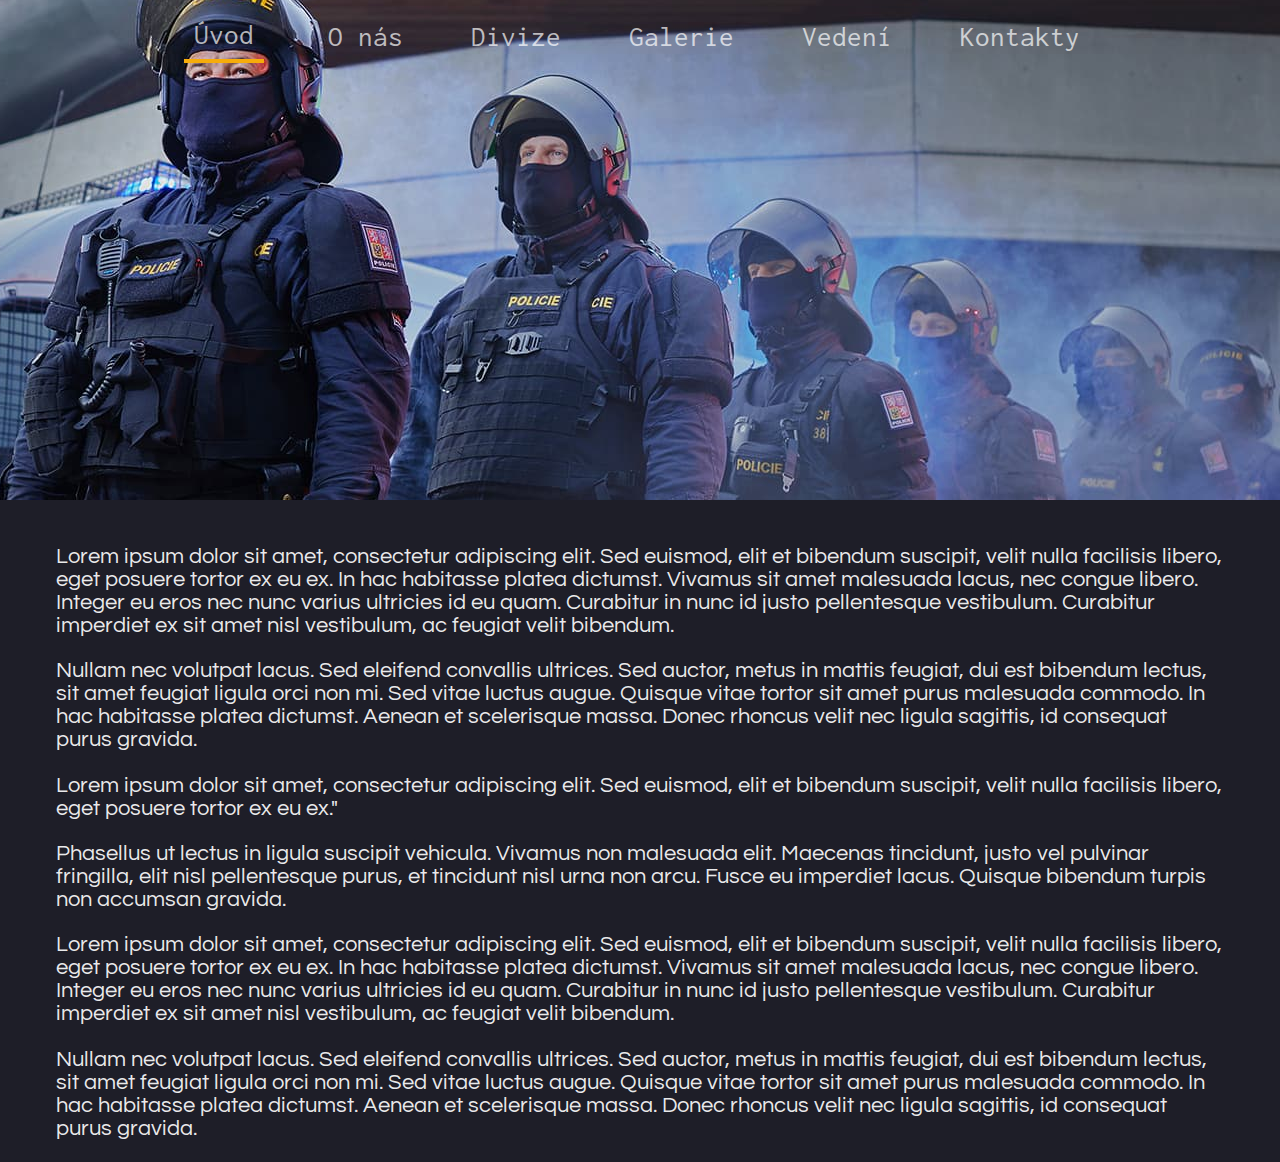
<file: index.html>
<!DOCTYPE html>
<html lang="en">
<head>
    <meta charset="UTF-8">
    <meta name="viewport" content="width=device-width, initial-scale=1.0">
    <link rel="stylesheet" href="https://cdnjs.cloudflare.com/ajax/libs/font-awesome/4.7.0/css/font-awesome.min.css">
    <link rel="stylesheet" href="../styles/main.css">
    <!-- Ikona stránky -->
    <link rel="icon" type="image/x-icon" href="../images/ikonaWebu.png">   
    <title>Úvod</title>
</head>
<body>
    <div class="parallax">
        <div class="topnav">
            <a href="index.html" class="active">Úvod</a>

            <div id="myLinks">
            <a href="../sites/onas.html">O nás</a>
            <a href="#contact" >Divize</a>
            <a href="#about">Galerie</a>
            <a href="../sites/vedení.html">Vedení</a>
            <a href="#about">Kontakty</a>
            </div>

            <div class="hamburger">
                <a href="javascript:void(0);" class="icon" onclick="myFunction()">
                    <i class="fa fa-bars"></i>
                </a>
            </div>
        </div>
    </div>

    <section>
        <article>
            <p>Lorem ipsum dolor sit amet, consectetur adipiscing elit. Sed euismod, elit et bibendum suscipit, velit nulla facilisis libero, eget posuere tortor ex eu ex. In hac habitasse platea dictumst. Vivamus sit amet malesuada lacus, nec congue libero. Integer eu eros nec nunc varius ultricies id eu quam. Curabitur in nunc id justo pellentesque vestibulum. Curabitur imperdiet ex sit amet nisl vestibulum, ac feugiat velit bibendum.</p>
            <p>Nullam nec volutpat lacus. Sed eleifend convallis ultrices. Sed auctor, metus in mattis feugiat, dui est bibendum lectus, sit amet feugiat ligula orci non mi. Sed vitae luctus augue. Quisque vitae tortor sit amet purus malesuada commodo. In hac habitasse platea dictumst. Aenean et scelerisque massa. Donec rhoncus velit nec ligula sagittis, id consequat purus gravida.</p>
        </article>
        <article>
            <p>Lorem ipsum dolor sit amet, consectetur adipiscing elit. Sed euismod, elit et bibendum suscipit, velit nulla facilisis libero, eget posuere tortor ex eu ex."</p>
            <p>Phasellus ut lectus in ligula suscipit vehicula. Vivamus non malesuada elit. Maecenas tincidunt, justo vel pulvinar fringilla, elit nisl pellentesque purus, et tincidunt nisl urna non arcu. Fusce eu imperdiet lacus. Quisque bibendum turpis non accumsan gravida.</p>
        </article>
        <article>
            <p>Lorem ipsum dolor sit amet, consectetur adipiscing elit. Sed euismod, elit et bibendum suscipit, velit nulla facilisis libero, eget posuere tortor ex eu ex. In hac habitasse platea dictumst. Vivamus sit amet malesuada lacus, nec congue libero. Integer eu eros nec nunc varius ultricies id eu quam. Curabitur in nunc id justo pellentesque vestibulum. Curabitur imperdiet ex sit amet nisl vestibulum, ac feugiat velit bibendum.</p>
            <p>Nullam nec volutpat lacus. Sed eleifend convallis ultrices. Sed auctor, metus in mattis feugiat, dui est bibendum lectus, sit amet feugiat ligula orci non mi. Sed vitae luctus augue. Quisque vitae tortor sit amet purus malesuada commodo. In hac habitasse platea dictumst. Aenean et scelerisque massa. Donec rhoncus velit nec ligula sagittis, id consequat purus gravida.</p>
        </article>
    </section>
</body>
</html>

<!-- Script, který umožňuje funkčnost na telefonu -->
<script>
    function myFunction() {
      var x = document.getElementById("myLinks");
      if (x.style.display === "block") {
        x.style.display = "none";
      } else {
        x.style.display = "block";
      }
    }
    </script>
</file>
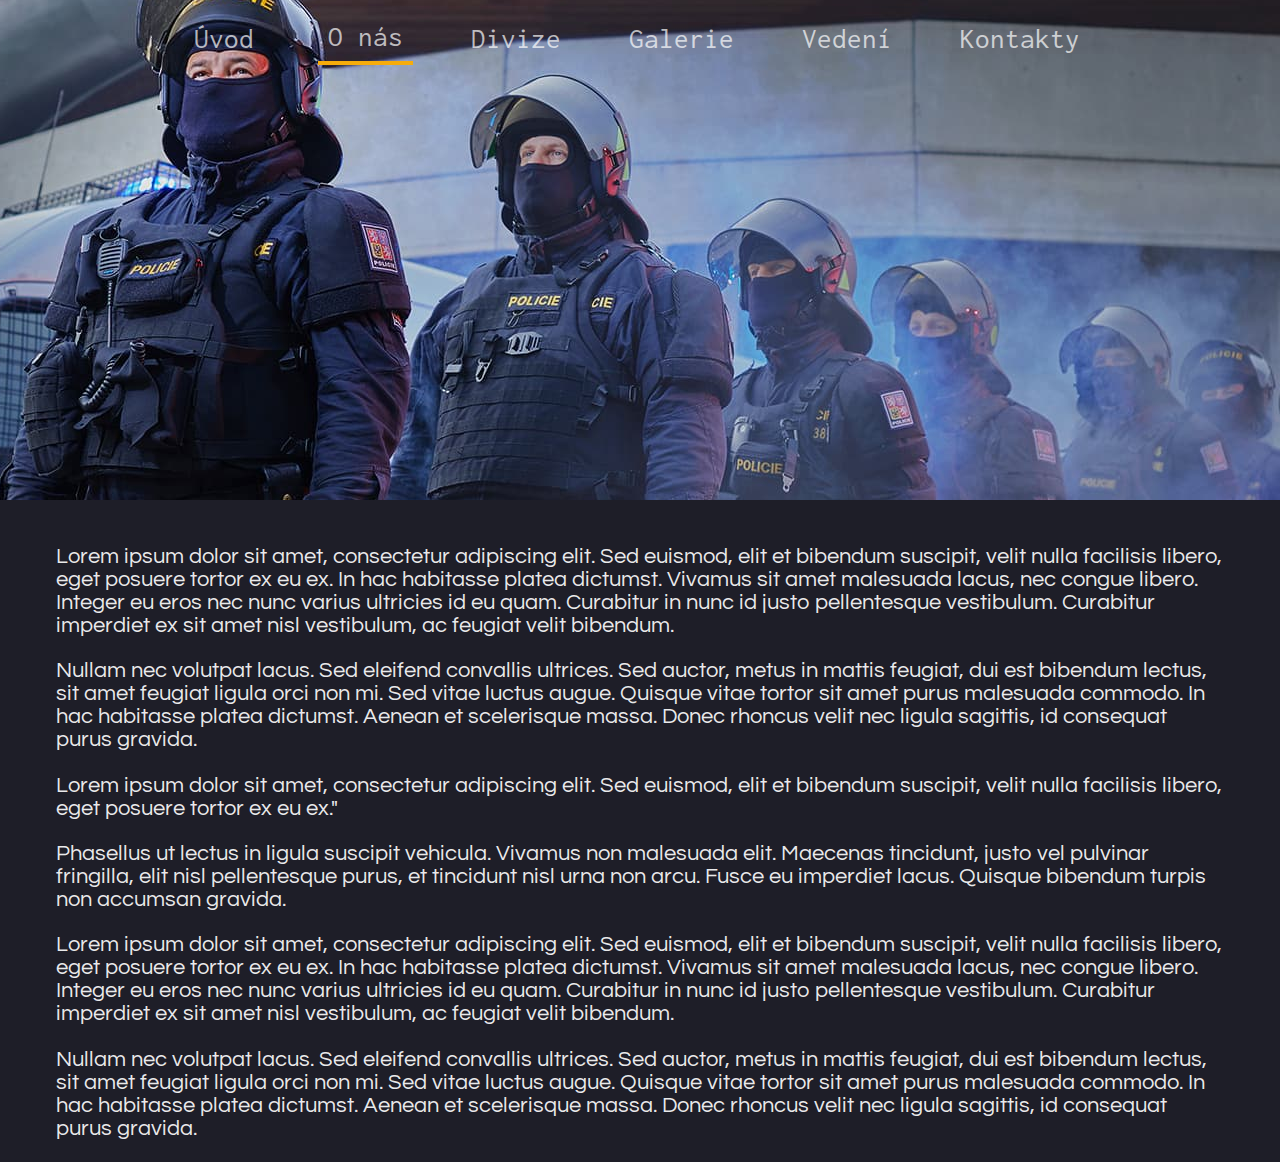
<file: sites/onas.html>
<!DOCTYPE html>
<html lang="en">
<head>
    <meta charset="UTF-8">
    <meta name="viewport" content="width=device-width, initial-scale=1.0">
    <link rel="stylesheet" href="https://cdnjs.cloudflare.com/ajax/libs/font-awesome/4.7.0/css/font-awesome.min.css">
    <link rel="stylesheet" href="../styles/main.css">
    <!-- Ikona stránky -->
    <link rel="icon" type="image/x-icon" href="../images/ikonaWebu.png">   
    <title>O nás</title>
</head>
<body>
    <div class="parallax">
        <div class="topnav">
            <a href="../index.html">Úvod</a>

            <div id="myLinks">
            <a href="onas.html" class="active">O nás</a>
            <a href="#contact" >Divize</a>
            <a href="#about">Galerie</a>
            <a href="vedení.html">Vedení</a>
            <a href="#about">Kontakty</a>
            </div>

            <div class="hamburger">
                <a href="javascript:void(0);" class="icon" onclick="myFunction()">
                    <i class="fa fa-bars"></i>
                </a>
            </div>
        </div>
    </div>

    <section>
        <article>
            <p>Lorem ipsum dolor sit amet, consectetur adipiscing elit. Sed euismod, elit et bibendum suscipit, velit nulla facilisis libero, eget posuere tortor ex eu ex. In hac habitasse platea dictumst. Vivamus sit amet malesuada lacus, nec congue libero. Integer eu eros nec nunc varius ultricies id eu quam. Curabitur in nunc id justo pellentesque vestibulum. Curabitur imperdiet ex sit amet nisl vestibulum, ac feugiat velit bibendum.</p>
            <p>Nullam nec volutpat lacus. Sed eleifend convallis ultrices. Sed auctor, metus in mattis feugiat, dui est bibendum lectus, sit amet feugiat ligula orci non mi. Sed vitae luctus augue. Quisque vitae tortor sit amet purus malesuada commodo. In hac habitasse platea dictumst. Aenean et scelerisque massa. Donec rhoncus velit nec ligula sagittis, id consequat purus gravida.</p>
        </article>
        <article>
            <p>Lorem ipsum dolor sit amet, consectetur adipiscing elit. Sed euismod, elit et bibendum suscipit, velit nulla facilisis libero, eget posuere tortor ex eu ex."</p>
            <p>Phasellus ut lectus in ligula suscipit vehicula. Vivamus non malesuada elit. Maecenas tincidunt, justo vel pulvinar fringilla, elit nisl pellentesque purus, et tincidunt nisl urna non arcu. Fusce eu imperdiet lacus. Quisque bibendum turpis non accumsan gravida.</p>
        </article>
        <article>
            <p>Lorem ipsum dolor sit amet, consectetur adipiscing elit. Sed euismod, elit et bibendum suscipit, velit nulla facilisis libero, eget posuere tortor ex eu ex. In hac habitasse platea dictumst. Vivamus sit amet malesuada lacus, nec congue libero. Integer eu eros nec nunc varius ultricies id eu quam. Curabitur in nunc id justo pellentesque vestibulum. Curabitur imperdiet ex sit amet nisl vestibulum, ac feugiat velit bibendum.</p>
            <p>Nullam nec volutpat lacus. Sed eleifend convallis ultrices. Sed auctor, metus in mattis feugiat, dui est bibendum lectus, sit amet feugiat ligula orci non mi. Sed vitae luctus augue. Quisque vitae tortor sit amet purus malesuada commodo. In hac habitasse platea dictumst. Aenean et scelerisque massa. Donec rhoncus velit nec ligula sagittis, id consequat purus gravida.</p>
        </article>
    </section>
</body>
</html>

<!-- Script, který umožňuje funkčnost na telefonu -->
<script>
    function myFunction() {
      var x = document.getElementById("myLinks");
      if (x.style.display === "block") {
        x.style.display = "none";
      } else {
        x.style.display = "block";
      }
    }
    </script>
</file>
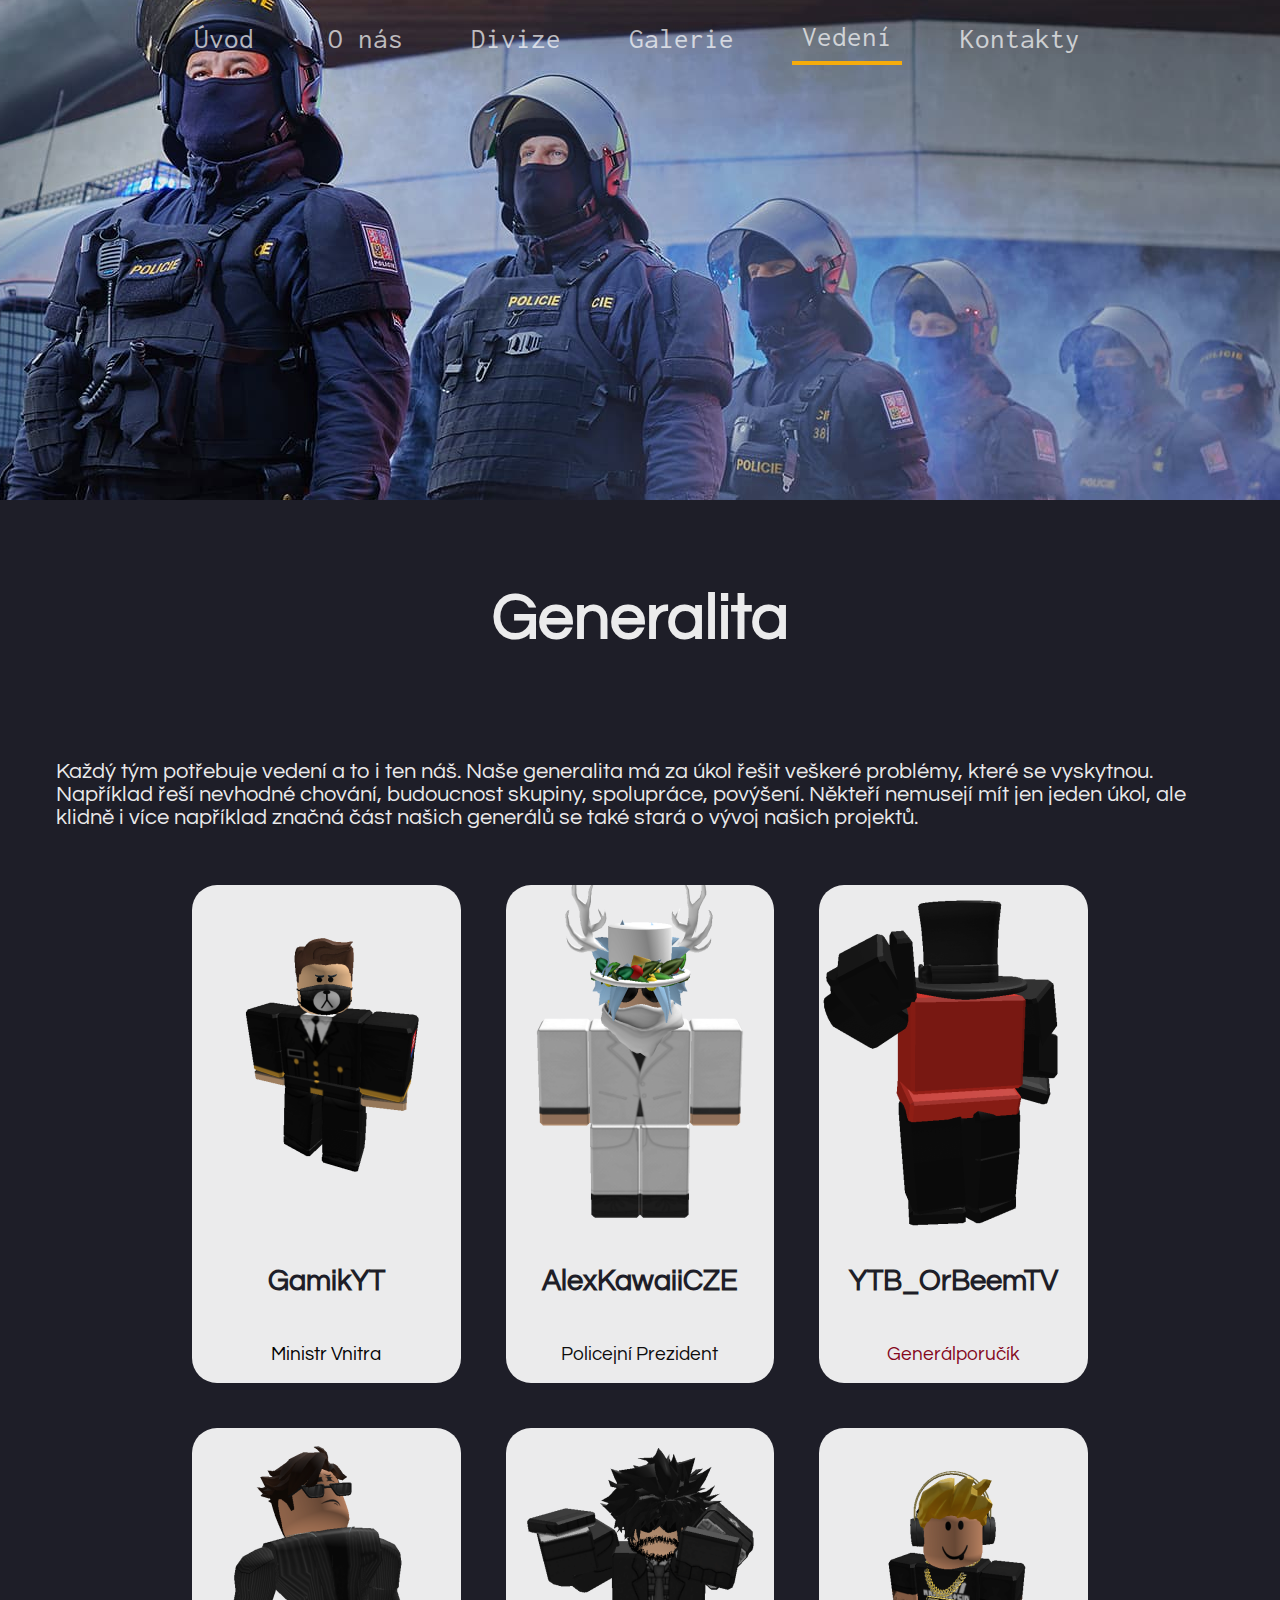
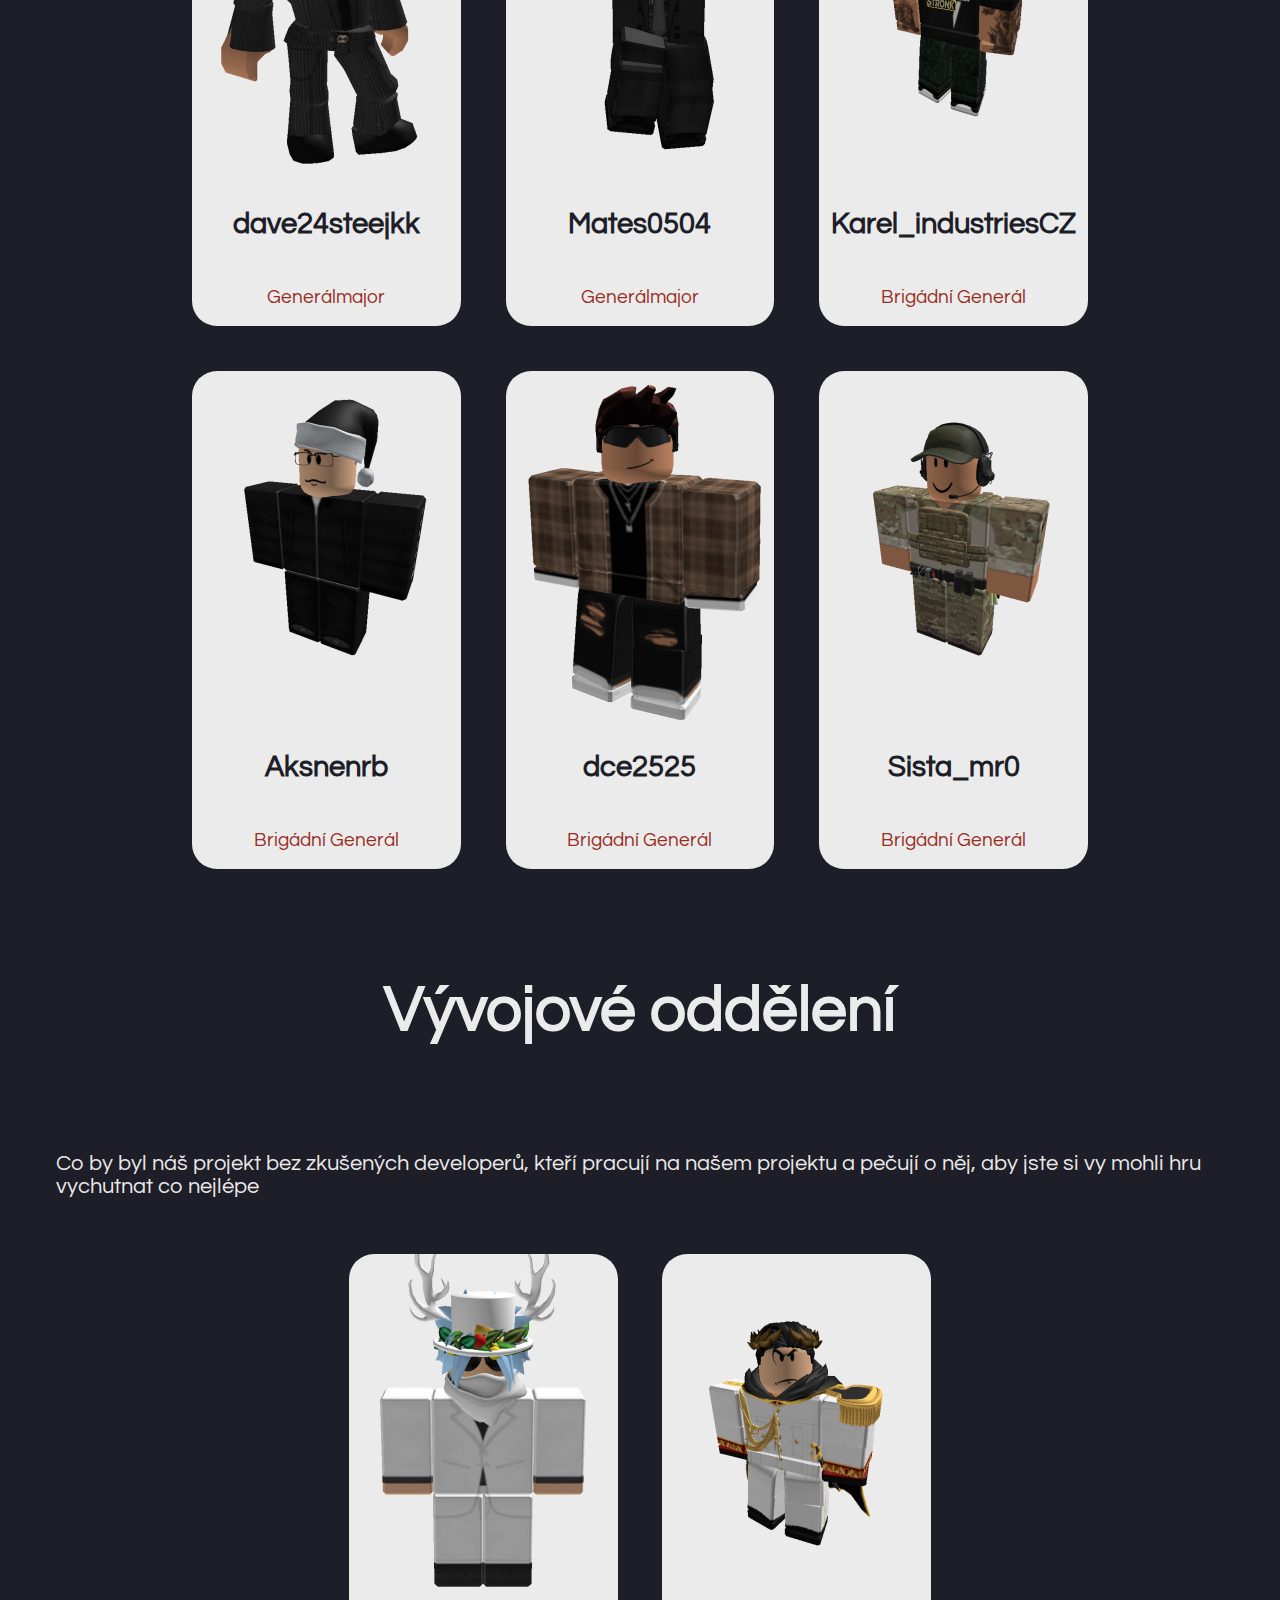
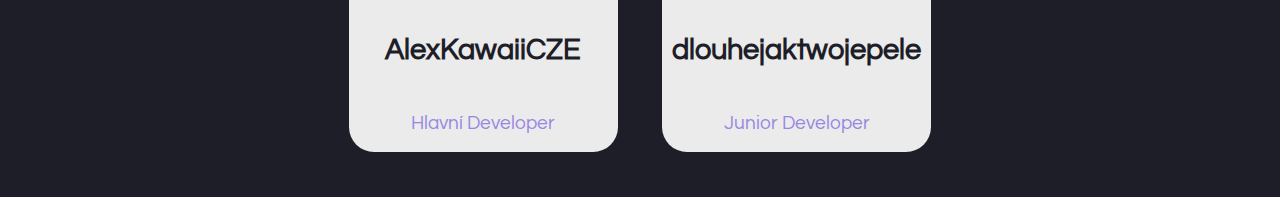
<file: sites/vedení.html>
<!DOCTYPE html>
<html lang="en">
<head>
    <meta charset="UTF-8">
    <meta name="viewport" content="width=device-width, initial-scale=1.0">
    <link rel="stylesheet" href="https://cdnjs.cloudflare.com/ajax/libs/font-awesome/4.7.0/css/font-awesome.min.css">
    <link rel="stylesheet" href="../styles/main.css">
    <link rel="stylesheet" href="../styles/vedeni.css">
    <!-- Ikona stránky -->
    <link rel="icon" type="image/x-icon" href="../images/ikonaWebu.png">   
    <title>Vedení</title>
</head>
<body>
    <div class="parallax">
        <div class="topnav">
            <a href="../index.html">Úvod</a>

            <div id="myLinks">
            <a href="onas.html">O nás</a>
            <a href="#contact" >Divize</a>
            <a href="#about">Galerie</a>
            <a href="vedení.html" class="active">Vedení</a>
            <a href="#about">Kontakty</a>
            </div>

            <div class="hamburger">
                <a href="javascript:void(0);" class="icon" onclick="myFunction()">
                    <i class="fa fa-bars"></i>
                </a>
            </div>
        </div>
    </div>

    <section>
        <h2>Generalita</h2>
        <article>
            <p>Každý tým potřebuje vedení a to i ten náš. Naše generalita má za úkol řešit veškeré problémy, které se vyskytnou. Například řeší nevhodné chování, budoucnost skupiny, spolupráce, povýšení. Někteří nemusejí mít jen jeden úkol, ale klidně i více například značná část našich generálů se také stará o vývoj našich projektů.</p>
        </article>

        <div id="karticky">
            <div class="card">
                <img src="../images/vedení/Gamik.png" alt="Člen vedení">
                <p class="robloxJméno">GamikYT</p>
                <p class="pozice MV">Ministr Vnitra</p>
            </div>

            <div class="card">
                <img src="../images/vedení/Alex.png" alt="Člen vedení">
                <p class="robloxJméno">AlexKawaiiCZE</p>
                <p class="pozice PP">Policejní Prezident</p>
            </div>

            <div class="card">
                <img src="../images/vedení/Luky.png" alt="Člen vedení">
                <p class="robloxJméno">YTB_OrBeemTV</p>
                <p class="pozice GP">Generálporučík</p>
            </div>

            <div class="card">
                <img src="../images/vedení/david.png" alt="Člen vedení">
                <p class="robloxJméno">dave24steejkk</p>
                <p class="pozice GM">Generálmajor</p>
            </div>

            <div class="card">
                <img src="../images/vedení/mates.png" alt="Člen vedení">
                <p class="robloxJméno">Mates0504</p>
                <p class="pozice GM">Generálmajor</p>
            </div>

            <div class="card">
                <img src="../images/vedení/karel.png" alt="Člen vedení">
                <p class="robloxJméno">Karel_industriesCZ</p>
                <p class="pozice BG">Brigádní Generál</p>
            </div>

            <div class="card">
                <img src="../images/vedení/aksnenrb.png" alt="Člen vedení">
                <p class="robloxJméno">Aksnenrb</p>
                <p class="pozice BG">Brigádní Generál</p>
            </div>

            <div class="card">
                <img src="../images/vedení/dce.png" alt="Člen vedení">
                <p class="robloxJméno">dce2525</p>
                <p class="pozice BG">Brigádní Generál</p>
            </div>

            <div class="card">
                <img src="../images/vedení/sista.png" alt="Člen vedení">
                <p class="robloxJméno">Sista_mr0</p>
                <p class="pozice BG">Brigádní Generál</p>
            </div>
        </div>

        <h2>Vývojové oddělení</h2>
        <article>
            <p>Co by byl náš projekt bez zkušených developerů, kteří pracují na našem projektu a pečují o něj, aby jste si vy mohli hru vychutnat co nejlépe</p>
        </article>

        <div id="karticky">
            <div class="card">
                <img src="../images/vedení/Alex.png" alt="Člen vedení">
                <p class="robloxJméno">AlexKawaiiCZE</p>
                <p class="pozice HD">Hlavní Developer</p>
            </div>

            <div class="card">
                <img src="../images/devs/shearus.png" alt="Člen vedení">
                <p class="robloxJméno">dlouhejaktwojepele</p>
                <p class="pozice JD">Junior Developer</p>
            </div>
        </div>
    </section>
</body>
</html>

<!-- Script, který umožňuje funkčnost na telefonu -->
<script>
    function myFunction() {
      var x = document.getElementById("myLinks");
      if (x.style.display === "block") {
        x.style.display = "none";
      } else {
        x.style.display = "block";
      }
    }
    </script>
</file>
<file: styles/main.css>
@import url('https://fonts.googleapis.com/css2?family=Geologica:wght@100&family=Inconsolata:wght@500&family=Montserrat:ital@1&family=Sometype+Mono&display=swap');

@import url('https://fonts.googleapis.com/css2?family=Questrial&display=swap');

/*ULOŽIŠTĚ BAREV*/
:root {
    --main: #1E1E28;
    --white: #ffffffe9;
    --secondary: #f6ac0b;
    --smoke: rgba(255, 255, 255, 0.7);
}

body {
    height: 100%;
    margin: 0;

    background: var(--main);
    color: var(--white);
}







/*MOBILNÍ TELEFONY*/
@media only screen and (min-width: 360px) and (max-width:960px) {
/*NAVIGACE*/
.parallax {
    background-image: url("../images/poradkova.jpg");
    min-height: 300px;
  
    background-attachment: fixed;
    background-position: center;
    background-repeat: no-repeat;
}


/* Style the navigation menu */
.topnav {
    overflow: hidden;
    backdrop-filter: blur(5px);
    position: relative;
    font-family: 'Inconsolata', monospace;
  }
  
  /* Hide the links inside the navigation menu (except for logo/home) */
  .topnav #myLinks {
    display: none;
  }
  
  /* Style navigation menu links */
  .topnav a {
    color: white;
    padding: 14px 16px;
    text-decoration: none;
    font-size: 17px;
    display: block;
    
  }
  
  /* Style the hamburger menu */
  .topnav a.icon {
    display: block;
    position: absolute;
    right: 0;
    top: 0;
  }
  
.active {
    font-weight: bold;
    border-bottom: .15em solid;
    border-color: var(--secondary);
}

section {
    padding-left: 2em;
    padding-right: 2em;
}
  
/*HLAVNÍ ČÁST*/

section {
    margin-left: .5em;
    margin-right: .5em;
    padding-top: 1em;

    font-family: 'Questrial', sans-serif;
    font-size: 1.4rem;
}
}






/*POČÍTAČE*/
@media only screen and (min-width: 961px) {
/*NAVIGACE*/
.parallax {
    background-image: url("../images/poradkova.jpg");
    min-height: 500px;
  
    background-attachment: fixed;
    background-position: center;
    background-repeat: no-repeat;
}

.hamburger {
    display: none;
}

.topnav {
    display: flex;
    align-items: center;
    flex-direction: row;
    justify-content: center;
    gap: 3em;
    padding: .35em;
}

#myLinks {
    display: flex;
    align-items: center;
    flex-direction: row;
    justify-content: center;
    gap: 3em;
    padding: .35em;
}

.topnav a {
    font-family: 'Inconsolata', monospace;
    font-size: 1.8rem;
    color: var(--smoke);
    font-weight: normal;
    padding: .35em;
    text-decoration: none;
    gap: 6em;
}

.active {
    font-weight: bold;
    border-bottom: .15em solid;
    border-color: var(--secondary);
}

section {
    padding-left: 2em;
    padding-right: 2em;
}
  
/*HLAVNÍ ČÁST*/

section {
    margin-left: .5em;
    margin-right: .5em;
    padding-top: 1em;

    font-family: 'Questrial', sans-serif;
    font-size: 1.4rem;
}

/*MIMO FUNKČNOST*/
/*Scrollbar*/
::-webkit-scrollbar {
    width: 20px;
}
  
::-webkit-scrollbar-track {
border-radius: 10px;
}

::-webkit-scrollbar-thumb {
background: var(--secondary);
border-radius: 10px;
}
}
</file>
<file: styles/vedeni.css>
/*ULOŽIŠTĚ BAREV*/
:root {
    --main: #1E1E28;
    --white: #ffffffe9;
    --secondary: #f6ac0b;
    --smoke: rgba(255, 255, 255, 0.7);
}


section h2 {
    display: flex;
    font-size: 4rem;
    font-family: 'Questrial', sans-serif;
    justify-content: center;
    margin-top: 1em;
}

section p {
    margin-bottom: 1em;
}

#karticky {
    display: flex;
    flex-direction: row;
    flex-flow: wrap;
    justify-content: center;
    overflow: hidden;
    gap: 2em;
    padding-left: 5em;
    padding-right: 5em;
    padding-bottom: 2em;
}

.card {
    display: flex;
    flex-direction: column;
    justify-content: center;
    align-items: center;
    width: 12em;
    background-color: var(--white);
    border-radius: 25px;
    color: var(--main);
}

.card img {
    height: 100%;
    width: 100%;
    min-width: 352px;
}

.card .robloxJméno {
    font-weight: bold;
    font-size: 1.8rem;
    justify-content: flex-start;
}

.card .pozice {
    font-size: 1.2rem;
}

article {
    display: flex;
    padding-top: 1.5em;
    padding-bottom: 1.5em;
    justify-content: center;
}

.MV {
    color: #040404;
}

.PP {
    color: #0e0d0d;
}

.GP {
    color: #85081c;
}

.GM {
    color: #992D22;
}

.BG {
    color: #992D22;
}

.HD {
    color: #9887E2;
}

.JD {
    color: #9887e2;
}
</file>
